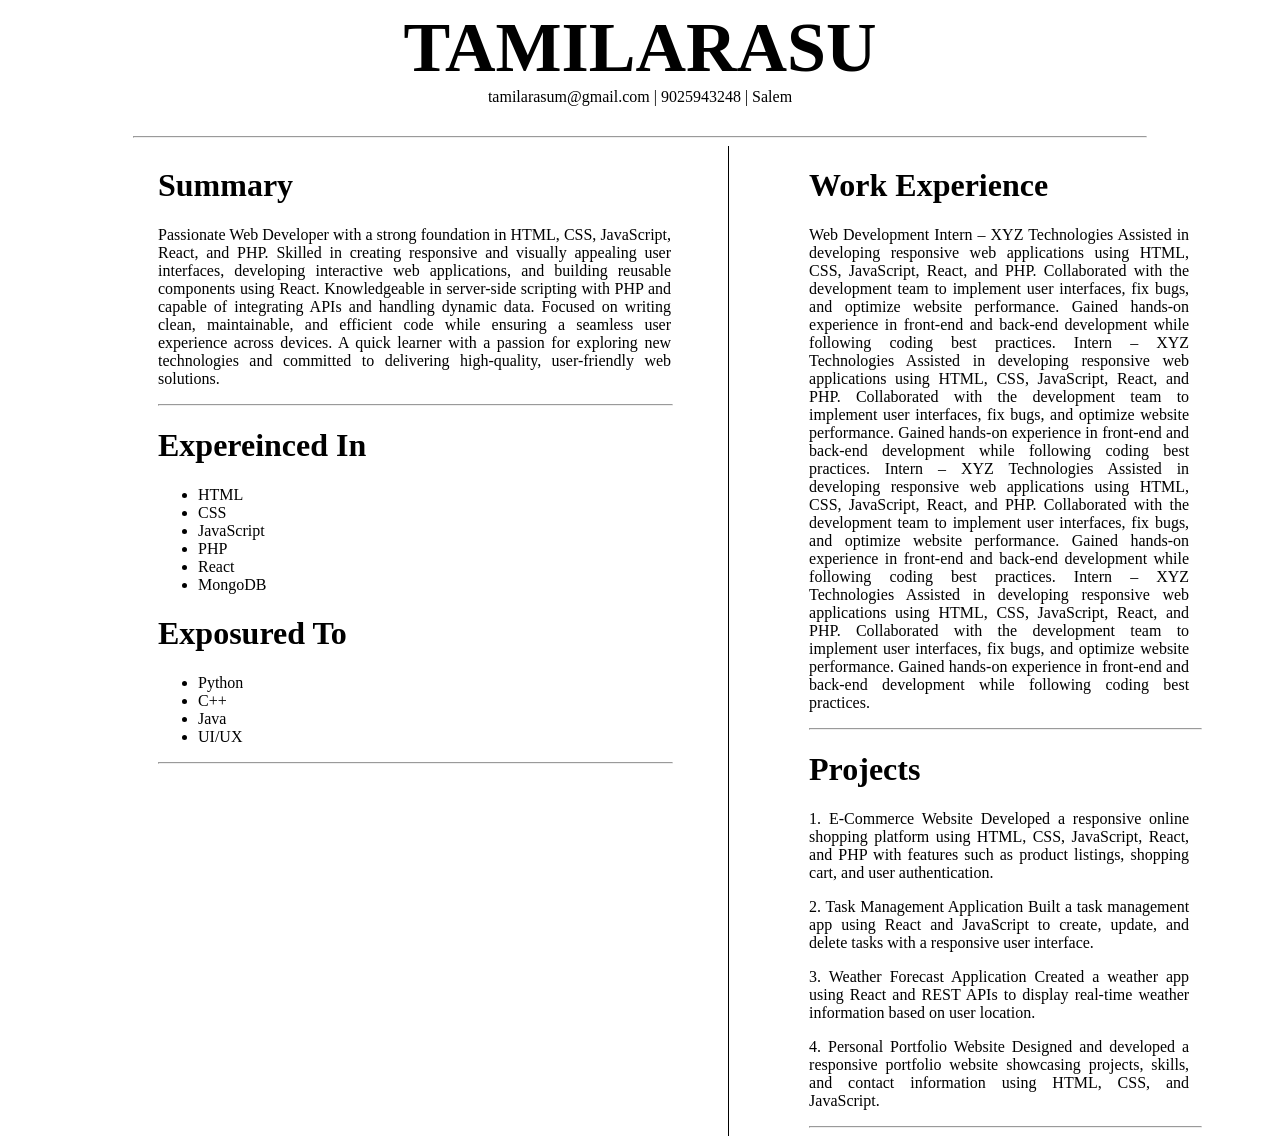
<file: index.html>
<html>
<head>
<title>resume</title>
<style>
.section{
text-align:justify;
width:90%;
margin-right:400px;
}
.section1{
text-align:justify;
width:70%;
margin-left:80px;

}

.container{
display:flex;
margin-left:100px;
}
.left{
margin-left:50px;
border-right:1px solid black;
}
.right{
margin-right:20 px;
}
</style>
</head>
<body>
<h1 style="text-align : center;font-size:70px; margin:0">TAMILARASU</h1>
<p style="text-align:center;margin-top:0 ;margin-bottom:30px;">tamilarasum@gmail.com | 9025943248 | Salem</p>
<hr style="width:80%">
<div class="container">
<div class="left">
<div class="section">
<h1>Summary</h1>
<p style="text-align:justify">Passionate Web Developer with a strong foundation in HTML, CSS, JavaScript, React, and PHP. Skilled in creating responsive and visually appealing user interfaces, developing interactive web applications, and building reusable components using React. Knowledgeable in server-side scripting with PHP and capable of integrating APIs and handling dynamic data. Focused on writing clean, maintainable, and efficient code while ensuring a seamless user experience across devices. A quick learner with a passion for exploring new technologies and committed to delivering high-quality, user-friendly web solutions.</p>
</div>
<hr style="width:90% ;margin-left:0">
<div class="section">
<h1>Expereinced In</h1>
<ul>
<li>HTML</li>
<li>CSS</li>
<li>JavaScript</li>
<li>PHP</li>
<li>React</li>
<li>MongoDB</li>
</ul>
<h1>Exposured To</h1>
<ul>
<li>Python</li>
<li>C++</li>
<li>Java</li>
<li>UI/UX</li>
</ul>
</div>
<hr style="width:90% ;margin-left:0">
</div>
<div class="right">
<div class="section1">
<h1>Work Experience</h1>
<p>Web Development Intern – XYZ Technologies
Assisted in developing responsive web applications using HTML, CSS, JavaScript, React, and PHP. Collaborated with the development team to implement user interfaces, fix bugs, and optimize website performance. Gained hands-on experience in front-end and back-end development while following coding best practices. Intern – XYZ Technologies
Assisted in developing responsive web applications using HTML, CSS, JavaScript, React, and PHP. Collaborated with the development team to implement user interfaces, fix bugs, and optimize website performance. Gained hands-on experience in front-end and back-end development while following coding best practices. Intern – XYZ Technologies
Assisted in developing responsive web applications using HTML, CSS, JavaScript, React, and PHP. Collaborated with the development team to implement user interfaces, fix bugs, and optimize website performance. Gained hands-on experience in front-end and back-end development while following coding best practices. Intern – XYZ Technologies
Assisted in developing responsive web applications using HTML, CSS, JavaScript, React, and PHP. Collaborated with the development team to implement user interfaces, fix bugs, and optimize website performance. Gained hands-on experience in front-end and back-end development while following coding best practices.</p>
</div>
<hr style="width:72% ;margin-left:80px">

<div class="section1">
<h1>Projects</h1>
<p>1. E-Commerce Website

Developed a responsive online shopping platform using HTML, CSS, JavaScript, React, and PHP with features such as product listings, shopping cart, and user authentication.</p>
<p>2. Task Management Application

Built a task management app using React and JavaScript to create, update, and delete tasks with a responsive user interface.</p>
<p>3. Weather Forecast Application

Created a weather app using React and REST APIs to display real-time weather information based on user location.</p>
<p>4. Personal Portfolio Website

Designed and developed a responsive portfolio website showcasing projects, skills, and contact information using HTML, CSS, and JavaScript.</p>

</div>
<hr style="width:72% ;margin-left:80px">


</div>
</div>
</body>
</html>
</file>
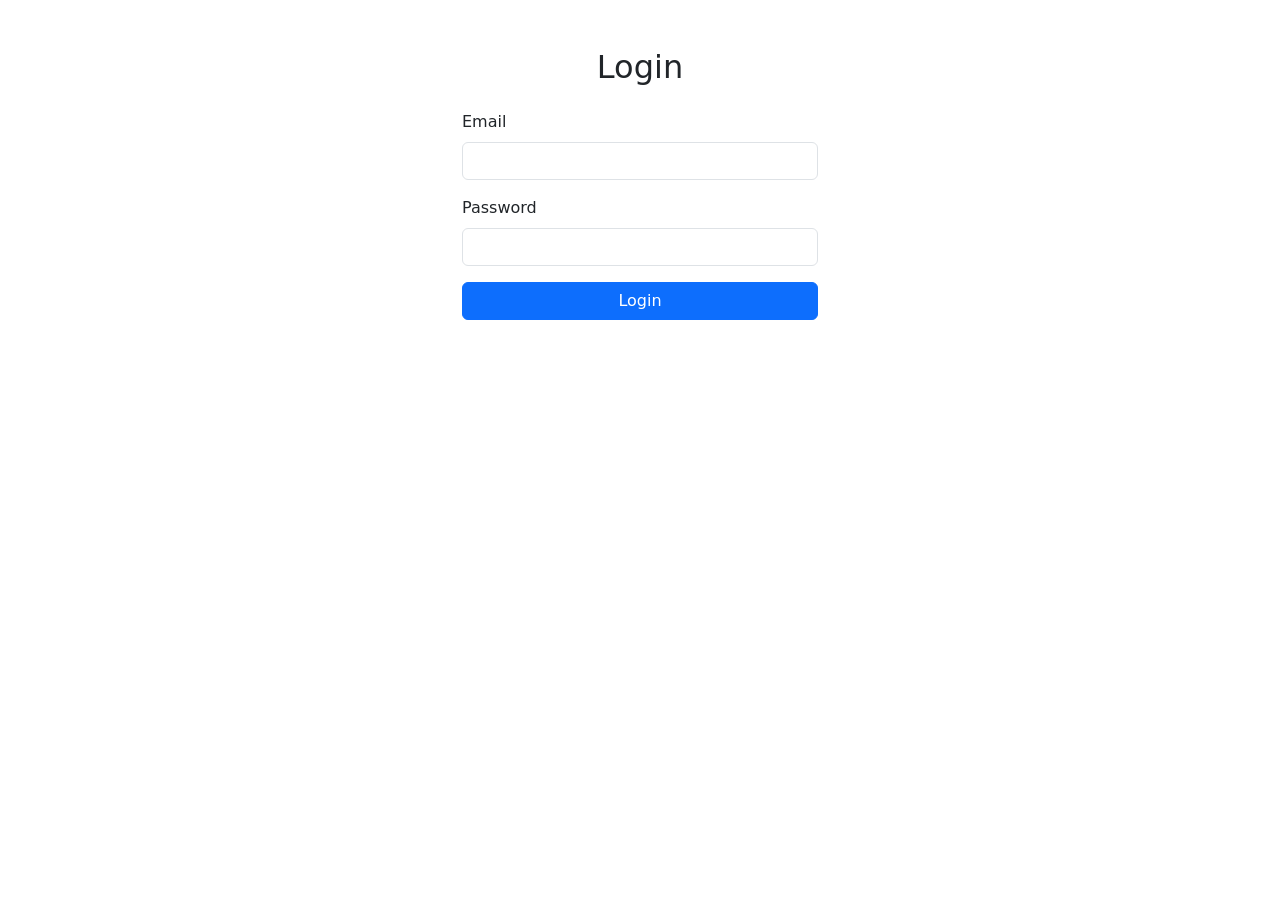
<file: flipamazon.html>
<html lang="en">
<head>
    <meta charset="UTF-8">
    <meta name="viewport" content="width=device-width, initial-scale=1.0">
    <title>Basic Login</title>
    <link href="https://cdn.jsdelivr.net/npm/bootstrap@5.3.2/dist/css/bootstrap.min.css" rel="stylesheet">
</head>
<body style = "background-color:light blue">

    <div class="container mt-5" style = "background-color:white">
        <div class="row">
            
            <div class="col-md-4 mx-auto">
                
                <h2  style="text-align:center" class="mb-4">Login</h2>
                
                <form>
                    <div class="mb-3">
                        <label for="email" class="form-label">Email</label>
                        <input type="email" class="form-control" id="email" required>
                    </div>
                    
                    <div class="mb-3">
                        <label for="password" class="form-label">Password</label>
                        <input type="password" class="form-control" id="password" required>
                    </div>
                    
                    <button type="submit" class="btn btn-primary w-100">Login</button>
                </form>

            </div>
            
        </div>
    </div>

</body>
</html>
</file>
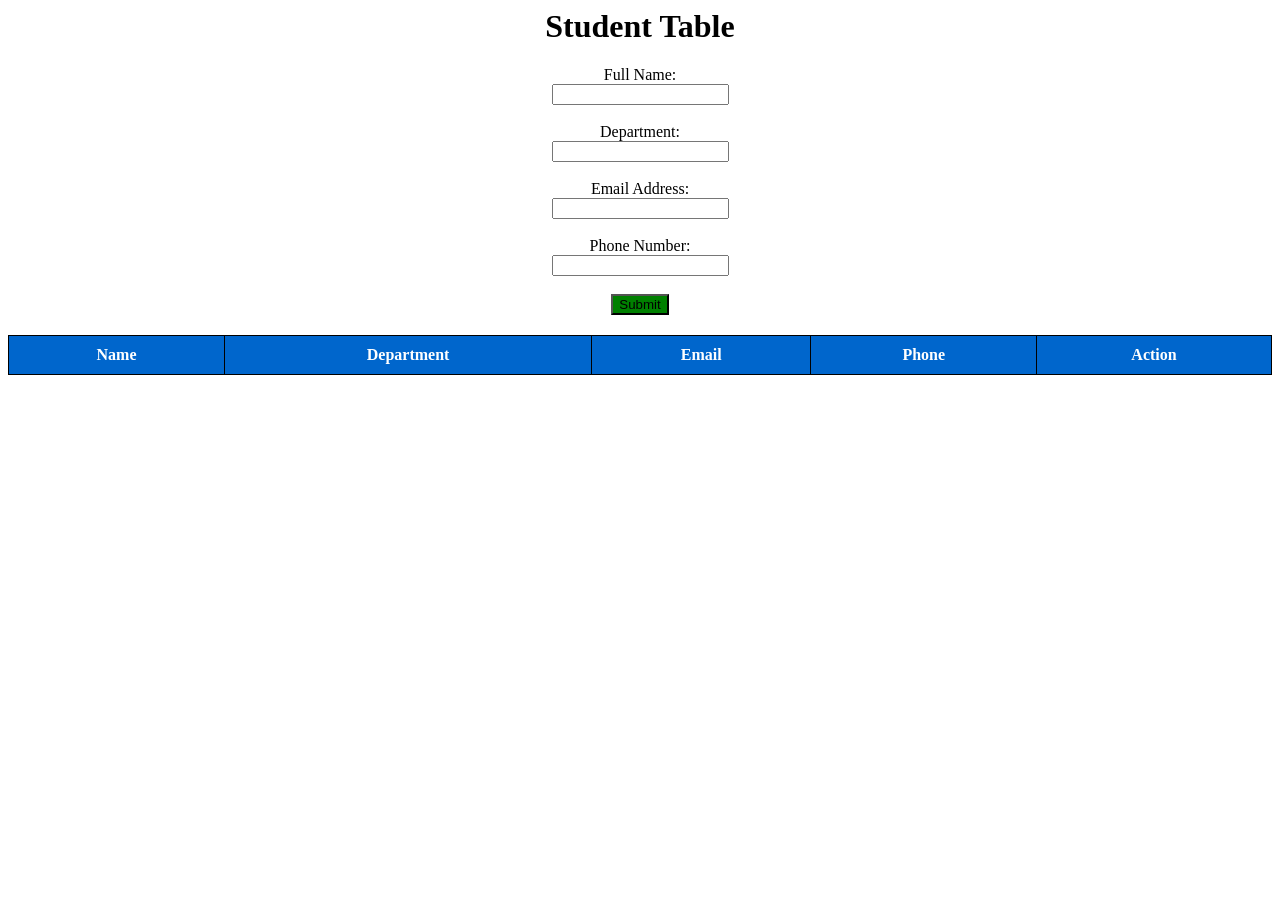
<file: student.html>
<html>
<head>
    <title>STUDENT DETAILS</title>
    <link href="students.css" rel="stylesheet">
</head>
<body>
    <h1 class="heading">Student Table</h1>
    <div class="container">
        
        <div style="text-align:center" class="enterdetails">
            <label>Full Name:</label><br>
            <input type="text" id="name" name="name" required><br><br>

            <label for="dept">Department:</label><br>
            <input type="text" id="dept" name="dept" required><br><br>
                
            <label>Email Address:</label><br>
            <input type="email" id="email" name="email" required><br><br>

            <label>Phone Number:</label><br>
            <input type="tel" id="phone" name="phone"><br><br>
            
            <button type="button" id="saveBtn" onclick="saveStudent()">Submit</button>
        </div>
        
        <div class="displaydetails">
            <table id="studentTable" border="1" cellpadding="10">
                <tr>
                    <th>Name</th>
                    <th>Department</th>
                    <th>Email</th>
                    <th>Phone</th>
                    <th>Action</th>
                </tr>
            </table>
        </div>
        
    </div>
    
<script>
    var editRow = null;

    function saveStudent() {
        var name = document.getElementById("name").value;
        var dept = document.getElementById("dept").value;
        var email = document.getElementById("email").value;
        var phone = document.getElementById("phone").value;

        if(name == "" || dept == "" || email == "" || phone == "") {
            alert("Enter all details");
            return;
        }

        if(editRow == null) {
            var table = document.getElementById("studentTable");
            var row = table.insertRow();

            row.insertCell(0).innerHTML = name;
            row.insertCell(1).innerHTML = dept;
            row.insertCell(2).innerHTML = email;
            row.insertCell(3).innerHTML = phone;

            row.insertCell(4).innerHTML =
            "<button class='edit-btn' onclick='editStudent(this)'>Edit</button> " +
            "<button class='delete-btn' onclick='deleteStudent(this)'>Delete</button>";
        } 
	
	else {

            editRow.cells[0].innerHTML = name;
            editRow.cells[1].innerHTML = dept;
            editRow.cells[2].innerHTML = email;
            editRow.cells[3].innerHTML = phone;

            editRow = null;
            document.getElementById("saveBtn").innerHTML = "Submit";
        }

        clearData();
    }

    function editStudent(btn) {
        editRow = btn.parentNode.parentNode;

        document.getElementById("name").value = editRow.cells[0].innerHTML;
        document.getElementById("dept").value = editRow.cells[1].innerHTML;
        document.getElementById("email").value = editRow.cells[2].innerHTML;
        document.getElementById("phone").value = editRow.cells[3].innerHTML;

        document.getElementById("saveBtn").innerHTML = "Update";
    }

    function deleteStudent(btn) {
        var row = btn.parentNode.parentNode;

         {
            row.remove();
        }
    }

    function clearData() {
        document.getElementById("name").value = "";
        document.getElementById("dept").value = "";
        document.getElementById("email").value = "";
        document.getElementById("phone").value = "";
    }
</script>

</body>
</html>
</file>
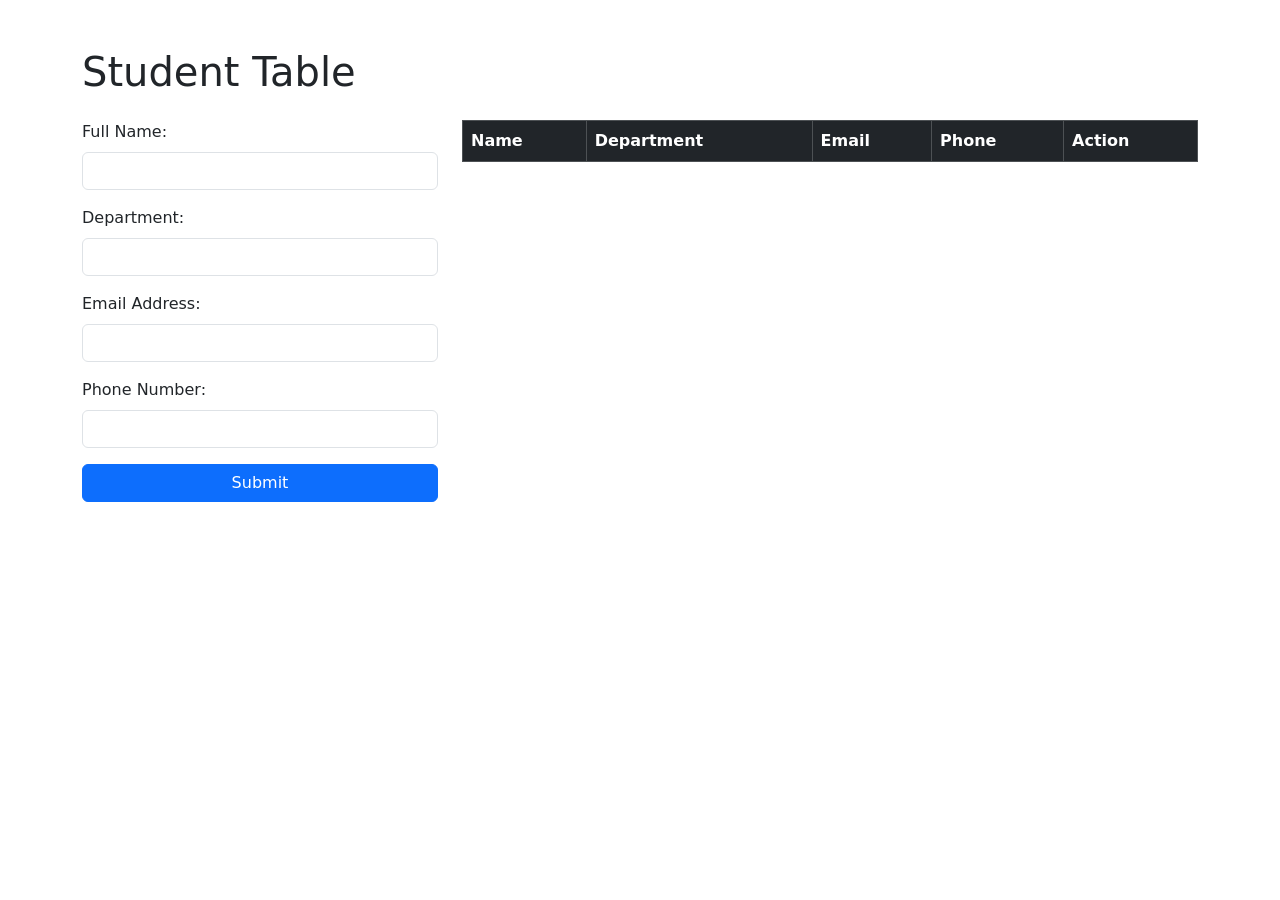
<file: studentbootstrap.html>
<!DOCTYPE html>
<html lang="en">
<head>
    <meta charset="UTF-8">
    <meta name="viewport" content="width=device-width, initial-scale=1.0">
    <title>STUDENT DETAILS</title>
    <link href="https://cdn.jsdelivr.net/npm/bootstrap@5.3.0/dist/css/bootstrap.min.css" rel="stylesheet">
</head>
<body>
    
    <div class="container mt-5">
        <h1 class="mb-4">Student Table</h1>
        
        <div class="row">
            <div class="col-md-4 mb-4">
                <div class="mb-3">
                    <label class="form-label">Full Name:</label>
                    <input type="text" class="form-control" id="name" name="name" required>
                </div>

                <div class="mb-3">
                    <label for="dept" class="form-label">Department:</label>
                    <input type="text" class="form-control" id="dept" name="dept" required>
                </div>
                    
                <div class="mb-3">
                    <label class="form-label">Email Address:</label>
                    <input type="email" class="form-control" id="email" name="email" required>
                </div>

                <div class="mb-3">
                    <label class="form-label">Phone Number:</label>
                    <input type="tel" class="form-control" id="phone" name="phone">
                </div>
                
                <button type="button" class="btn btn-primary w-100" id="saveBtn" onclick="saveStudent()">Submit</button>
            </div>
            
            <div class="col-md-8">
                <table id="studentTable" class="table table-bordered table-striped">
                    <thead class="table-dark">
                        <tr>
                            <th>Name</th>
                            <th>Department</th>
                            <th>Email</th>
                            <th>Phone</th>
                            <th>Action</th>
                        </tr>
                    </thead>
                    <tbody>
                        </tbody>
                </table>
            </div>
        </div>
    </div>
    
<script>
    var editRow = null;

    function saveStudent() {
        var name = document.getElementById("name").value;
        var dept = document.getElementById("dept").value;
        var email = document.getElementById("email").value;
        var phone = document.getElementById("phone").value;

        if(name == "" || dept == "" || email == "" || phone == "") {
            alert("Enter all details");
            return;
        }

        if(editRow == null) {
            // Target the tbody to keep Bootstrap styling intact
            var table = document.getElementById("studentTable").getElementsByTagName('tbody')[0];
            var row = table.insertRow();

            row.insertCell(0).innerHTML = name;
            row.insertCell(1).innerHTML = dept;
            row.insertCell(2).innerHTML = email;
            row.insertCell(3).innerHTML = phone;

            // Added basic Bootstrap button classes (btn, btn-warning, btn-danger)
            row.insertCell(4).innerHTML =
            "<button class='btn btn-warning btn-sm me-2' onclick='editStudent(this)'>Edit</button> " +
            "<button class='btn btn-danger btn-sm' onclick='deleteStudent(this)'>Delete</button>";
        } 
        else {
            editRow.cells[0].innerHTML = name;
            editRow.cells[1].innerHTML = dept;
            editRow.cells[2].innerHTML = email;
            editRow.cells[3].innerHTML = phone;

            editRow = null;
            var saveBtn = document.getElementById("saveBtn");
            saveBtn.innerHTML = "Submit";
            saveBtn.className = "btn btn-primary w-100"; // Reset button style
        }

        clearData();
    }

    function editStudent(btn) {
        editRow = btn.parentNode.parentNode;

        document.getElementById("name").value = editRow.cells[0].innerHTML;
        document.getElementById("dept").value = editRow.cells[1].innerHTML;
        document.getElementById("email").value = editRow.cells[2].innerHTML;
        document.getElementById("phone").value = editRow.cells[3].innerHTML;

        var saveBtn = document.getElementById("saveBtn");
        saveBtn.innerHTML = "Update";
        saveBtn.className = "btn btn-success w-100"; // Change button to green for updates
    }

    function deleteStudent(btn) {
        var row = btn.parentNode.parentNode;

        if(confirm("Delete this record?")) {
            row.remove();
        }
    }

    function clearData() {
        document.getElementById("name").value = "";
        document.getElementById("dept").value = "";
        document.getElementById("email").value = "";
        document.getElementById("phone").value = "";
    }
</script>

</body>
</html>
</file>
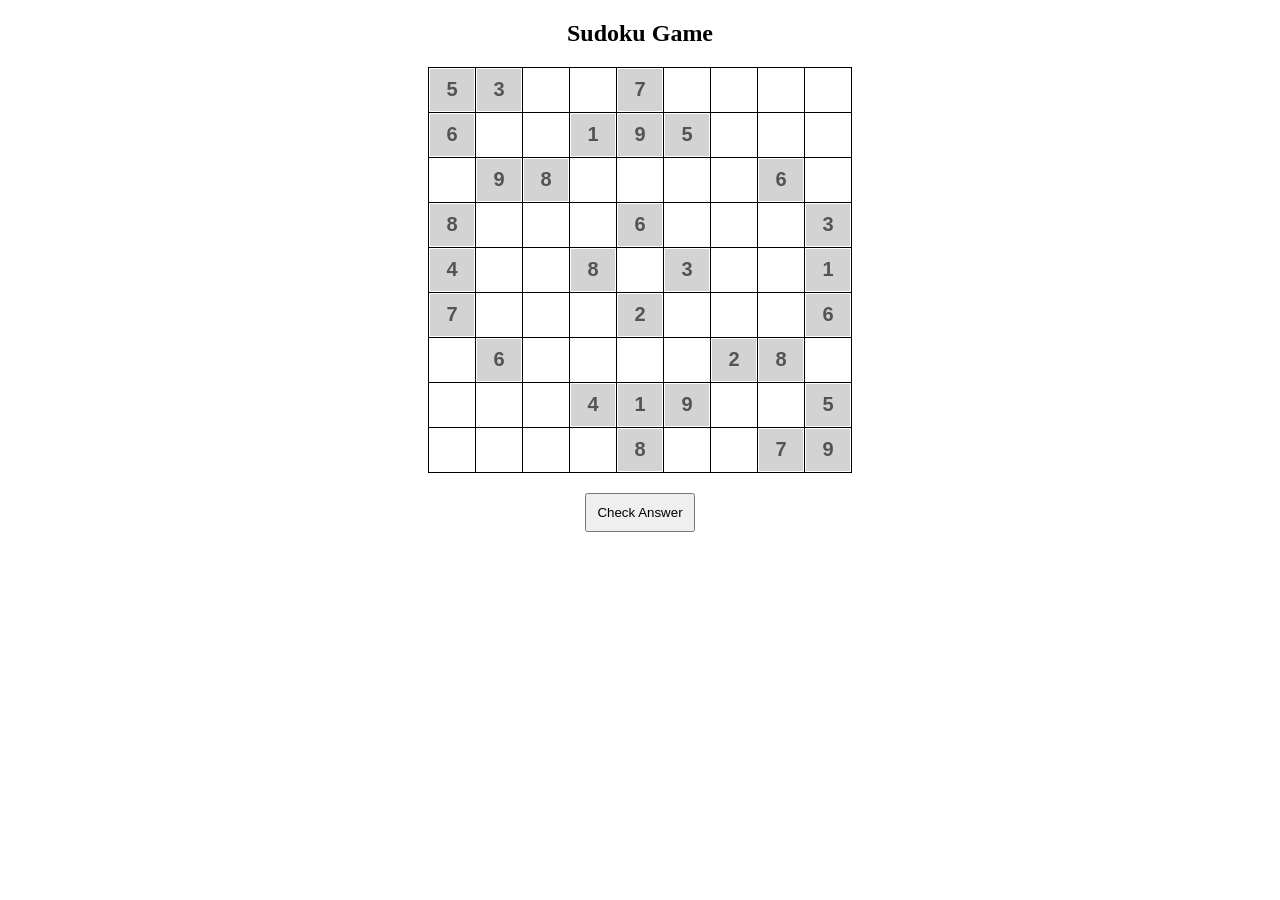
<file: pseduco game/game.html>
<!DOCTYPE html>
<html>
<head>
    <title>Simple Sudoku</title>
    <style>
        table {
            border-collapse: collapse;
            margin: 20px auto;
        }

        td {
            border: 1px solid black;
        }

        input {
            width: 40px;
            height: 40px;
            text-align: center;
            font-size: 20px;
            border: none;
        }

        .fixed {
            background-color: lightgray;
            font-weight: bold;
        }

        button {
            display: block;
            margin: 10px auto;
            padding: 10px;
        }
    </style>
</head>
<body>

<h2 align="center">Sudoku Game</h2>

<table id="board"></table>

<button onclick="checkAnswer()">Check Answer</button>

<p id="result" align="center"></p>

<script>
const puzzle = [
 [5,3,0,0,7,0,0,0,0],
 [6,0,0,1,9,5,0,0,0],
 [0,9,8,0,0,0,0,6,0],
 [8,0,0,0,6,0,0,0,3],
 [4,0,0,8,0,3,0,0,1],
 [7,0,0,0,2,0,0,0,6],
 [0,6,0,0,0,0,2,8,0],
 [0,0,0,4,1,9,0,0,5],
 [0,0,0,0,8,0,0,7,9]
];

const solution = [
 [5,3,4,6,7,8,9,1,2],
 [6,7,2,1,9,5,3,4,8],
 [1,9,8,3,4,2,5,6,7],
 [8,5,9,7,6,1,4,2,3],
 [4,2,6,8,5,3,7,9,1],
 [7,1,3,9,2,4,8,5,6],
 [9,6,1,5,3,7,2,8,4],
 [2,8,7,4,1,9,6,3,5],
 [3,4,5,2,8,6,1,7,9]
];

const board = document.getElementById("board");

for(let i=0;i<9;i++){
    let row = document.createElement("tr");

    for(let j=0;j<9;j++){
        let cell = document.createElement("td");
        let input = document.createElement("input");

        if(puzzle[i][j] !== 0){
            input.value = puzzle[i][j];
            input.disabled = true;
            input.className = "fixed";
        }

        input.id = i + "-" + j;

        cell.appendChild(input);
        row.appendChild(cell);
    }

    board.appendChild(row);
}

function checkAnswer(){
    let correct = true;

    for(let i=0;i<9;i++){
        for(let j=0;j<9;j++){
            let value = document.getElementById(i+"-"+j).value;

            if(Number(value) !== solution[i][j]){
                correct = false;
            }
        }
    }

    document.getElementById("result").innerHTML =
        correct ? "You Win!" : "Wrong Answer!";
}
</script>

</body>
</html>
</file>
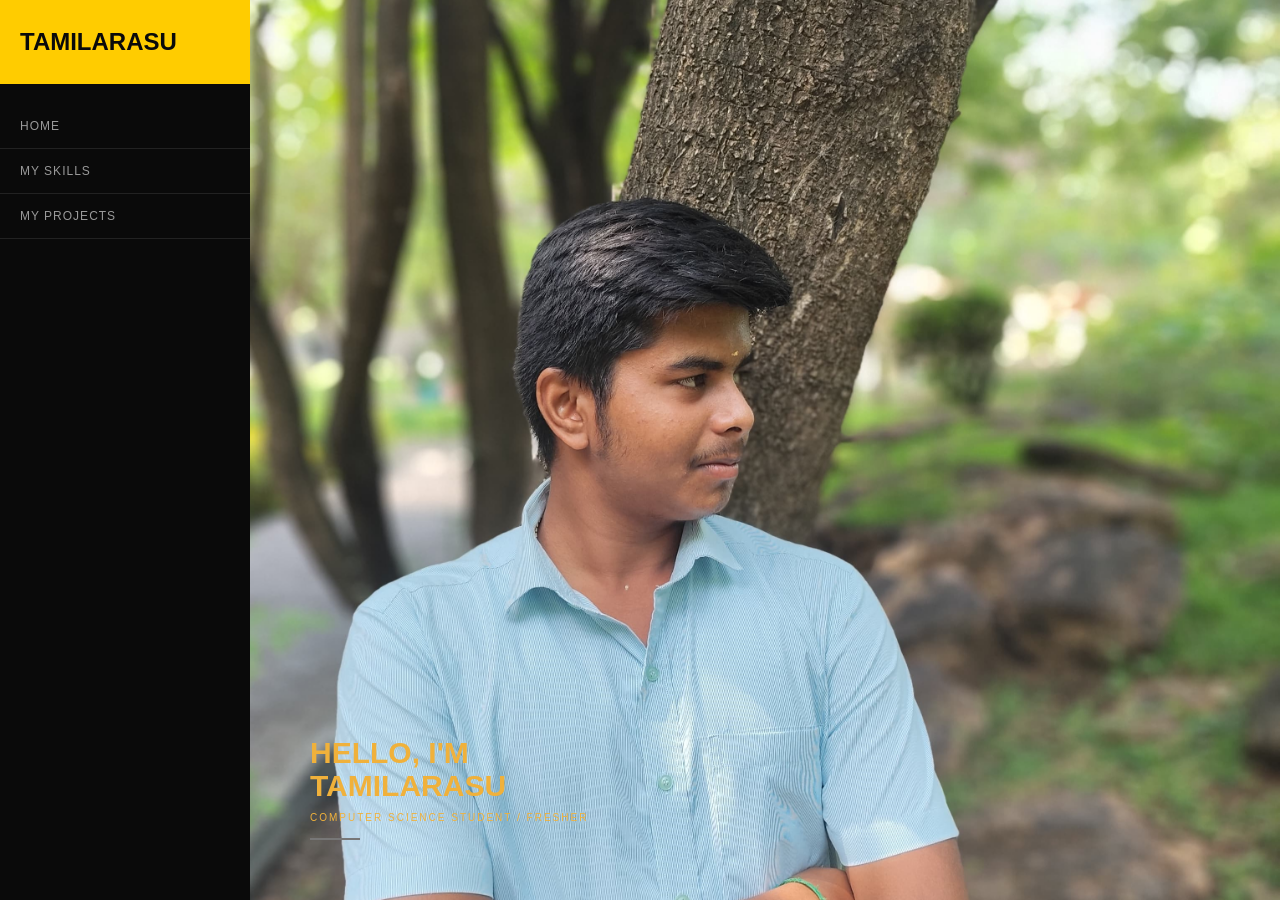
<file: resume 2/projecthtml/homework.html>
<!DOCTYPE html>
<html>
<head>
    <meta charset="UTF-8">
    <meta name="viewport" content="width=device-width, initial-scale=1.0">
    <title>Resume</title>
    <style>

        * {
            margin: 0;
            padding: 0;
            box-sizing: border-box;
            font-family: 'Arial', sans-serif;
        }


        body {
            display: flex;
            height: 100vh; 
            overflow: hidden; 
        }

        .sidebar {
            width: 250px;
            background-color: #0a0a0a; 
            display: flex;
            flex-direction: column;
        }

        .logo-box {
            background-color: #ffcc00;
            color: #0a0a0a;
            padding: 30px 20px;
            margin-bottom: 20px;
            position: relative;
        }

        .logo-box h1 {
            font-size: 24px;
            line-height: 1;
            text-transform: uppercase;
        }

        nav ul {
            list-style: none; 
        }

        nav li {
            border-bottom: 1px solid #222; 
        }

        nav a {
            display: block;
            color: #999;
            text-decoration: none;
            padding: 15px 20px;
            font-size: 12px;
            text-transform: uppercase;
            letter-spacing: 1px;
            transition: color 0.3s;
        }

        nav a:hover {
            color: #fff; 

        }

        .main-content {
            flex-grow: 1; 
            
            background-image: url('img2.jpg');
	background-attachment: fixed;
	background-size: cover;
	background-position: center top 40%;

            background-color: #FFF7ED; 
           /*background-size: cover; 
            background-position: center top; */

            position: relative;
            display: flex;
            align-items: flex-end;
            padding: 60px;
        }

        .hero-text {
            color:#F0B13B;
            max-width: 600px;
        }

        .hero-text h2 {
            font-size: 30px;
            line-height: 1.1;
            margin-bottom: 10px;
            text-transform: uppercase;
        }

        .hero-text p {
            font-size: 10px;
            color: #F0B13B;
            text-transform: uppercase;
            letter-spacing: 2px;
            margin-bottom: 15px;
        }

        .hero-text hr {
            width: 50px;
            border: none;
            border-top: 2px solid #777;
            margin-left: 0;
        }
    </style>
</head>
<body>

    <aside class="sidebar">
        <div class="logo-box">
            <h1>TAMILARASU<br></h1>
        </div>
        
        <nav>
            <ul>
                <li><a href="#home">Home</a></li>
	        <li><a href="skills.html">My Skills</a></li>
	        <li><a href="projects.html">My Projects</a></li>

            </ul>
        </nav>
    </aside>

    <main class="main-content">
        <div class="hero-text">
            <h2>Hello, I'm<br>Tamilarasu</h2>
            <p>Computer Science Student / Fresher</p>
            <hr>
        </div>
    </main>

</body>
</html>
</file>
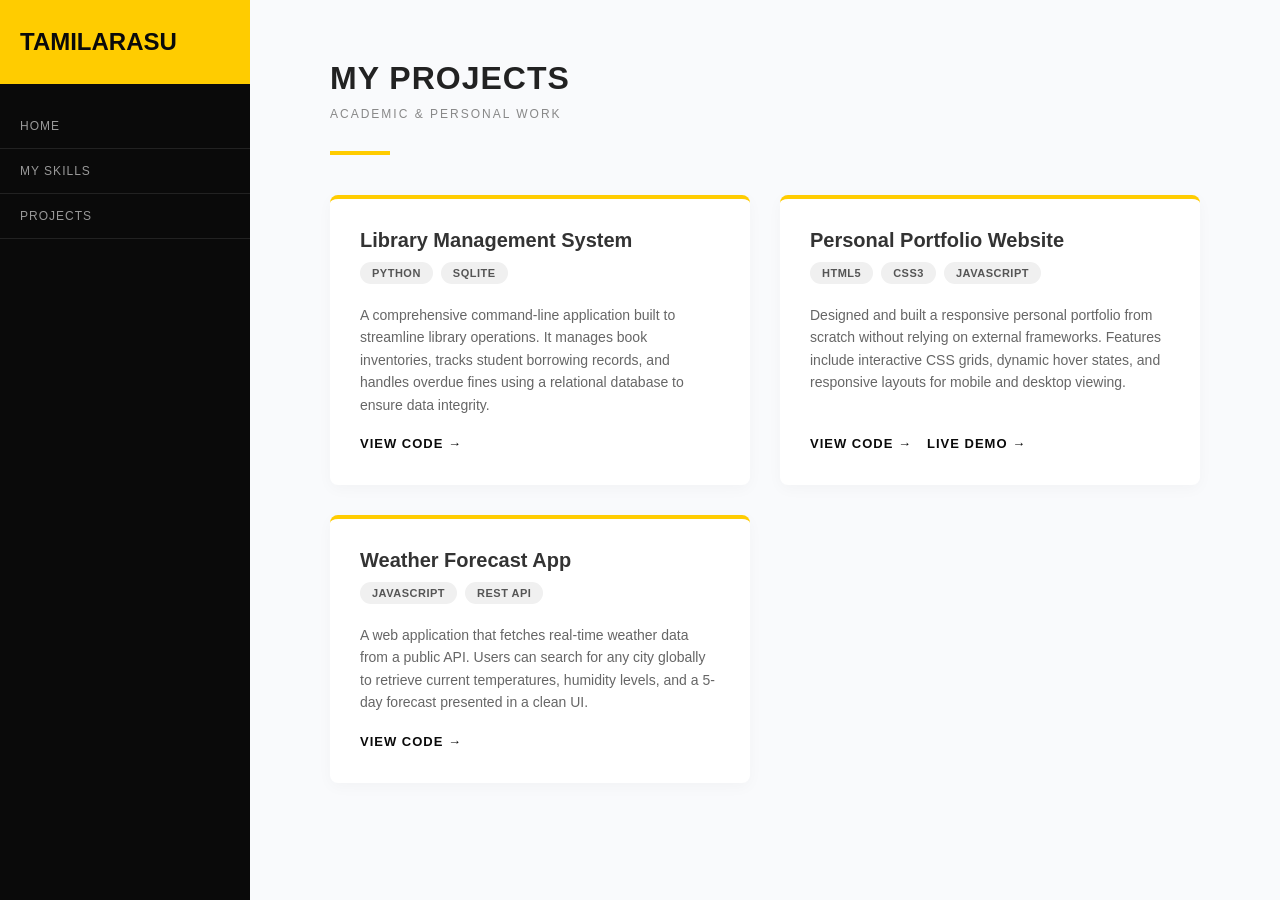
<file: resume 2/projecthtml/projects.html>
<!DOCTYPE html>
<html>
<head>
    <meta charset="UTF-8">
    <meta name="viewport" content="width=device-width, initial-scale=1.0">
    <title>Tamilarasu - Projects</title>
    <style>
        /* --- BASE STYLES (Kept consistent for your site) --- */
        * { margin: 0; padding: 0; box-sizing: border-box; font-family: 'Arial', sans-serif; }
        body { display: flex; height: 100vh; overflow: hidden; background-color: #f9fafc; } /* Slightly off-white background */

        .sidebar { width: 250px; background-color: #0a0a0a; display: flex; flex-direction: column; flex-shrink: 0;}
        .logo-box { background-color: #ffcc00; color: #0a0a0a; padding: 30px 20px; margin-bottom: 20px; position: relative; }
        .logo-box h1 { font-size: 24px; line-height: 1; text-transform: uppercase; }
        
        nav ul { list-style: none; }
        nav li { border-bottom: 1px solid #222; }
        nav a { display: block; color: #999; text-decoration: none; padding: 15px 20px; font-size: 12px; text-transform: uppercase; letter-spacing: 1px; transition: color 0.3s; }
        nav a:hover { color: #fff; }

        .main-content {
            flex-grow: 1; 
            padding: 60px 80px;
            overflow-y: auto; 
        }

        /* --- PAGE HEADER STYLES --- */
        .page-title {
            color: #222;
            font-size: 32px;
            text-transform: uppercase;
            margin-bottom: 10px;
            letter-spacing: 1px;
        }

        .page-subtitle {
            font-size: 12px;
            color: #888;
            text-transform: uppercase;
            letter-spacing: 2px;
            margin-bottom: 30px;
        }

        .page-title-hr {
            width: 60px;
            border: none;
            border-top: 4px solid #ffcc00;
            margin-bottom: 40px;
        }

        /* --- PROJECT GRID & CARDS STYLES --- */
        .projects-grid {
            display: grid;
            /* This automatically creates responsive columns based on screen size */
            grid-template-columns: repeat(auto-fit, minmax(300px, 1fr)); 
            gap: 30px;
            max-width: 1000px;
        }

        .project-card {
            background-color: #ffffff;
            border-radius: 8px;
            padding: 30px;
            box-shadow: 0 4px 15px rgba(0,0,0,0.03);
            border-top: 4px solid #ffcc00;
            transition: transform 0.3s ease, box-shadow 0.3s ease;
            display: flex;
            flex-direction: column;
        }

        /* Hover animation */
        .project-card:hover {
            transform: translateY(-8px);
            box-shadow: 0 12px 25px rgba(0,0,0,0.08);
        }

        .project-card h3 {
            font-size: 20px;
            color: #333;
            margin-bottom: 10px;
        }

        .project-card p {
            font-size: 14px;
            color: #666;
            line-height: 1.6;
            margin-bottom: 20px;
            flex-grow: 1; /* Pushes the links to the bottom */
        }

        /* Tech Tags */
        .tech-tags {
            display: flex;
            flex-wrap: wrap;
            gap: 8px;
            margin-bottom: 20px;
        }

        .tech-tag {
            background-color: #f0f0f0;
            color: #555;
            padding: 5px 12px;
            border-radius: 20px;
            font-size: 11px;
            font-weight: bold;
            text-transform: uppercase;
            letter-spacing: 0.5px;
        }

        /* Action Links */
        .project-links {
            display: flex;
            gap: 15px;
            margin-top: auto; 
        }

        .project-link {
            text-decoration: none;
            color: #0a0a0a;
            font-size: 13px;
            font-weight: bold;
            text-transform: uppercase;
            letter-spacing: 1px;
            border-bottom: 2px solid transparent;
            padding-bottom: 2px;
            transition: border-color 0.3s, color 0.3s;
        }

        .project-link:hover {
            color: #555;
            border-bottom: 2px solid #ffcc00;
        }

    </style>
</head>
<body>

    <aside class="sidebar">
        <div class="logo-box">
            <h1>TAMILARASU<br></h1>
        </div>
        <nav>
            <ul>
                <li><a href="homework.html">Home</a></li>
                <li><a href="skills.html">My Skills</a></li>
                <li><a href="projects.html">Projects</a></li>
            </ul>
        </nav>
    </aside>

    <main class="main-content">
        
        <h2 class="page-title">My Projects</h2>
        <p class="page-subtitle">Academic & Personal Work</p>
        <hr class="page-title-hr">

        <div class="projects-grid">
            
            <div class="project-card">
                <h3>Library Management System</h3>
                <div class="tech-tags">
                    <span class="tech-tag">Python</span>
                    <span class="tech-tag">SQLite</span>
                </div>
                <p>A comprehensive command-line application built to streamline library operations. It manages book inventories, tracks student borrowing records, and handles overdue fines using a relational database to ensure data integrity.</p>
                <div class="project-links">
                    <a href="#" class="project-link">View Code &rarr;</a>
                </div>
            </div>

            <div class="project-card">
                <h3>Personal Portfolio Website</h3>
                <div class="tech-tags">
                    <span class="tech-tag">HTML5</span>
                    <span class="tech-tag">CSS3</span>
                    <span class="tech-tag">JavaScript</span>
                </div>
                <p>Designed and built a responsive personal portfolio from scratch without relying on external frameworks. Features include interactive CSS grids, dynamic hover states, and responsive layouts for mobile and desktop viewing.</p>
                <div class="project-links">
                    <a href="#" class="project-link">View Code &rarr;</a>
                    <a href="#" class="project-link">Live Demo &rarr;</a>
                </div>
            </div>

            <div class="project-card">
                <h3>Weather Forecast App</h3>
                <div class="tech-tags">
                    <span class="tech-tag">JavaScript</span>
                    <span class="tech-tag">REST API</span>
                </div>
                <p>A web application that fetches real-time weather data from a public API. Users can search for any city globally to retrieve current temperatures, humidity levels, and a 5-day forecast presented in a clean UI.</p>
                <div class="project-links">
                    <a href="#" class="project-link">View Code &rarr;</a>
                </div>
            </div>

        </div>

    </main>

</body>
</html>
</file>
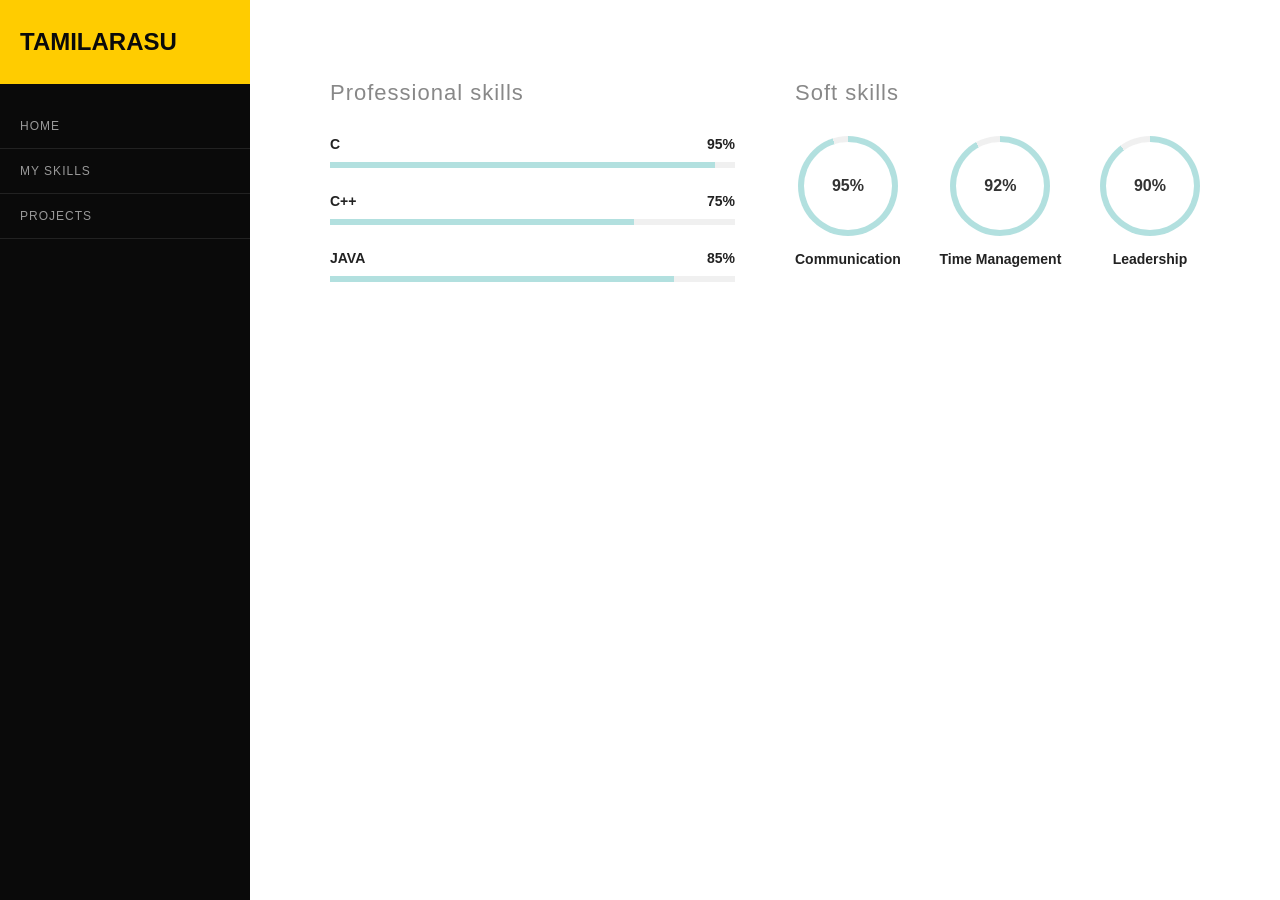
<file: resume 2/projecthtml/skills.html>
<!DOCTYPE html>
<html>
<head>
    <meta charset="UTF-8">
    <meta name="viewport" content="width=device-width, initial-scale=1.0">
    <title>Tamilarasu - My Skills</title>
    <style>
        * { margin: 0; padding: 0; box-sizing: border-box; font-family: 'Arial', sans-serif; }
        body { display: flex; height: 100vh; overflow: hidden; background-color: #ffffff; }

        .sidebar { width: 250px;
		background-color: #0a0a0a;
		display: flex;
		flex-direction: column; }

        .logo-box { background-color: #ffcc00;
		color: #0a0a0a; 
		padding: 30px 20px;
		margin-bottom: 20px;
		position: relative; }

        .logo-box h1 { font-size: 24px;
		line-height: 1;
		text-transform: uppercase; }
        
        nav ul { list-style: none; }

        nav li { border-bottom: 1px solid #222; }

        nav a { display: block; 

		color: #999; 
		text-decoration: none;
		padding: 15px 20px;
		font-size: 12px;
		text-transform: uppercase;
		letter-spacing: 1px;
		transition: color 0.3s; }
        	nav a:hover { color: #fff; }

        .main-content {
            flex-grow: 1; 
            background-color: #ffffff; 
            padding: 60px 80px;
            overflow-y: auto; 
        }

        
        .skills-grid {
            display: grid;
            grid-template-columns: 1fr 1fr;
            gap: 60px; 
            max-width: 900px;
            margin-top: 20px;
        }

        .skill-group h3 {
            font-size: 22px;
            color: #888;
            font-weight: normal;
            margin-bottom: 30px;
            letter-spacing: 1px;
        }

        .bar-container { margin-bottom: 25px; }
        
        .bar-text {
            display: flex;
            justify-content: space-between;
            font-weight: bold;
            font-size: 14px;
            margin-bottom: 10px;
            color: #222;
        }
        
        .bar-background {
            width: 100%;
            height: 6px;
            background-color: #f0f0f0;
        }
        
        .bar-fill {
            height: 100%;
            background-color: #b2e0df; 
        }

        .circles-wrapper {
            display: flex;
            gap: 20px;
            justify-content: space-between;
        }

        .circle-item {
            display: flex;
            flex-direction: column;
            align-items: center;
        }

        .circle-chart {
            width: 100px;
            height: 100px;
            border-radius: 50%;
            display: flex;
            align-items: center;
            justify-content: center;
            margin-bottom: 15px;
        }

        .circle-inner {
            width: 88px;
            height: 88px;
            background-color: #ffffff;
            border-radius: 50%;
            display: flex;
            align-items: center;
            justify-content: center;
            font-weight: bold;
            font-size: 16px;
            color: #333;
        }

        .circle-label {
            font-weight: bold;
            font-size: 14px;
            color: #222;
        }

        .check-list {
            list-style: none;
        }

        .check-list li {
            margin-bottom: 18px;
            font-weight: bold;
            font-size: 15px;
            color: #222;
            display: flex;
            align-items: center;
        }

        .check-list li::before {
            content: '✔'; 
            color: #000;
            margin-right: 15px;
            font-size: 16px;
        }

        .plain-list {
            list-style: none;
        }

        .plain-list li {
            margin-bottom: 18px;
            font-size: 15px;
            color: #666;
            letter-spacing: 0.5px;
        }

        @media (max-width: 900px) {
            .skills-grid {
                grid-template-columns: 1fr; 

            }
        }
    </style>
</head>
<body>

    <aside class="sidebar">
        <div class="logo-box">
            <h1>TAMILARASU<br></h1>
        </div>
        <nav>
            <ul>
                <li><a href="homework.html">Home</a></li>
                <li><a href="skills.html">My Skills</a></li>
                <li><a href="projects.html">Projects</a></li>
            </ul>
        </nav>
    </aside>

    <main class="main-content">
        
        <div class="skills-grid">
            
            <div class="skill-group">
                <h3>Professional skills</h3>
                
                <div class="bar-container">
                    <div class="bar-text"><span>C</span><span>95%</span></div>
                    <div class="bar-background"><div class="bar-fill" style="width: 95%;"></div></div>
                </div>

                <div class="bar-container">
                    <div class="bar-text"><span>C++</span><span>75%</span></div>
                    <div class="bar-background"><div class="bar-fill" style="width: 75%;"></div></div>
                </div>

                <div class="bar-container">
                    <div class="bar-text"><span>JAVA</span><span>85%</span></div>
                    <div class="bar-background"><div class="bar-fill" style="width: 85%;"></div></div>
                </div>
            </div>

            <div class="skill-group">
                <h3>Soft skills</h3>
                <div class="circles-wrapper">
                    
                    <div class="circle-item">
                        <div class="circle-chart" style="background: conic-gradient(#b2e0df 95%, #f0f0f0 0);">
                            <div class="circle-inner">95%</div>
                        </div>
                        <span class="circle-label">Communication</span>
                    </div>

                    <div class="circle-item">
                        <div class="circle-chart" style="background: conic-gradient(#b2e0df 92%, #f0f0f0 0);">
                            <div class="circle-inner">92%</div>
                        </div>
                        <span class="circle-label">Time Management</span>
                    </div>

                    <div class="circle-item">
                        <div class="circle-chart" style="background: conic-gradient(#b2e0df 90%, #f0f0f0 0);">
                            <div class="circle-inner">90%</div>
                        </div>
                        <span class="circle-label">Leadership</span>
                    </div>

                </div>
            </div>

                        
        </div>

    </main>

</body>
</html>
</file>
<file: students.css>
.heading{
text-align:center;
}

table{
            width: 100%;
            margin-top: 20px;
            border-collapse: collapse;
            background-color: white;
        }

        table, th, td{
            border: 1px solid black;
        }

        th{
            background-color: #0066cc;
            color: white;
        }

        th, td{
            padding: 10px;
            text-align: center;
        }


 #saveBtn{
            background-color: green;
        }

        .edit-btn{
            background-color: green;
        }

        .delete-btn{
            background-color: red;
        }
</file>
